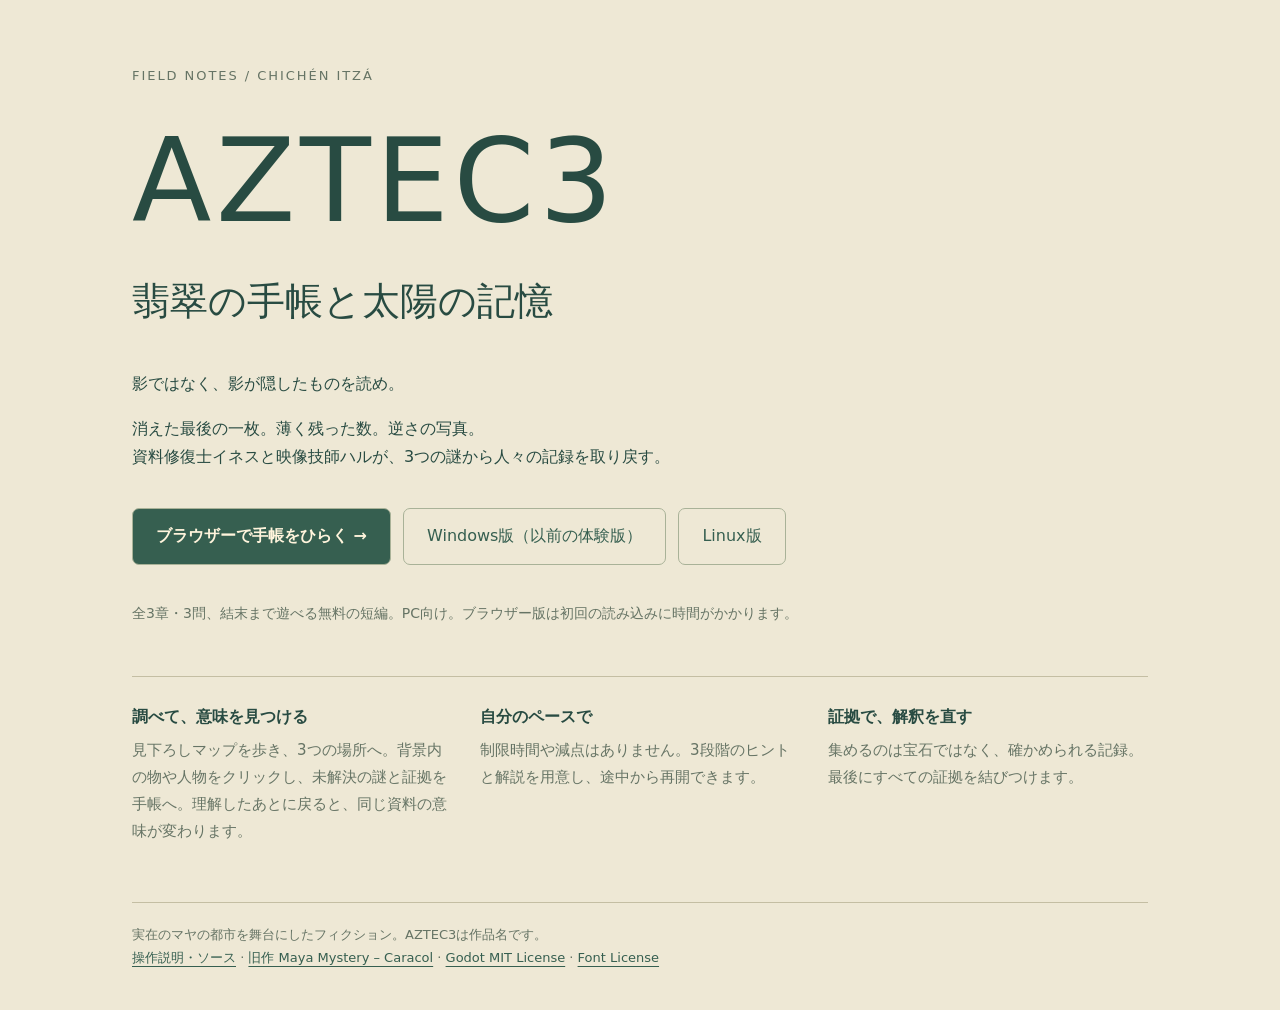
<file: index.html>
<!doctype html>
<html lang="ja">
<head>
<meta charset="utf-8"><meta name="viewport" content="width=device-width,initial-scale=1">
<title>AZTEC3 — 翡翠の手帳と太陽の記憶</title>
<meta name="description" content="3つの場所、3つの謎。チチェン・イッツァを舞台に、失われた一枚と人々の記録を読み解くパズルアドベンチャー。">
<style>
*{box-sizing:border-box}body{margin:0;background:#eee8d5;color:#284b42;font-family:system-ui,-apple-system,sans-serif;line-height:1.8}main{max-width:1080px;margin:0 auto;padding:64px 32px 40px}.eyebrow{letter-spacing:.15em;font-size:13px;color:#667465}h1{font-weight:500;font-size:clamp(60px,12vw,116px);line-height:1;margin:36px 0 28px;letter-spacing:.04em}h2{font-size:clamp(24px,4.5vw,38px);font-weight:500;margin:0 0 34px}p{max-width:670px}a{color:#365f50;text-underline-offset:4px}.actions{display:flex;flex-wrap:wrap;gap:12px;margin:36px 0}.actions a{display:inline-block;border:1px solid #a9b298;border-radius:7px;padding:13px 23px;text-decoration:none}.actions .play{background:#365f50;color:#fff4dc;font-weight:600}a:focus-visible{outline:3px solid #bb854d;outline-offset:5px}.details{display:grid;grid-template-columns:repeat(3,1fr);gap:28px;border-top:1px solid #c4bea3;padding-top:26px;margin-top:50px}.details p{margin-top:5px;font-size:15px;color:#667465}footer{margin-top:42px;padding-top:20px;border-top:1px solid #c4bea3;font-size:13px;color:#667465}.small{font-size:14px;color:#667465}@media(max-width:650px){main{padding:32px 22px}.details{grid-template-columns:1fr;gap:9px}.actions a{width:100%;text-align:center}}
</style></head>
<body><main>
<div class="eyebrow">FIELD NOTES / CHICHÉN ITZÁ</div>
<h1>AZTEC3</h1><h2>翡翠の手帳と太陽の記憶</h2>
<p>影ではなく、影が隠したものを読め。</p>
<p>消えた最後の一枚。薄く残った数。逆さの写真。<br>資料修復士イネスと映像技師ハルが、3つの謎から人々の記録を取り戻す。</p>
<div class="actions"><a class="play" href="web/">ブラウザーで手帳をひらく →</a><a href="downloads/AZTEC3-windows.zip">Windows版（以前の体験版）</a><a href="downloads/AZTEC3-linux.zip">Linux版</a></div>
<p class="small">全3章・3問、結末まで遊べる無料の短編。PC向け。ブラウザー版は初回の読み込みに時間がかかります。</p>
<div class="details"><div><strong>調べて、意味を見つける</strong><p>見下ろしマップを歩き、3つの場所へ。背景内の物や人物をクリックし、未解決の謎と証拠を手帳へ。理解したあとに戻ると、同じ資料の意味が変わります。</p></div><div><strong>自分のペースで</strong><p>制限時間や減点はありません。3段階のヒントと解説を用意し、途中から再開できます。</p></div><div><strong>証拠で、解釈を直す</strong><p>集めるのは宝石ではなく、確かめられる記録。最後にすべての証拠を結びつけます。</p></div></div>
<footer>実在のマヤの都市を舞台にしたフィクション。AZTEC3は作品名です。<br><a href="https://github.com/KG-NINJA/mayasensei">操作説明・ソース</a> · <a href="legacy.html">旧作 Maya Mystery – Caracol</a> · <a href="licenses/Godot-LICENSE.txt">Godot MIT License</a> · <a href="licenses/NotoSansJP-OFL.txt">Font License</a></footer>
</main></body></html>
</file>
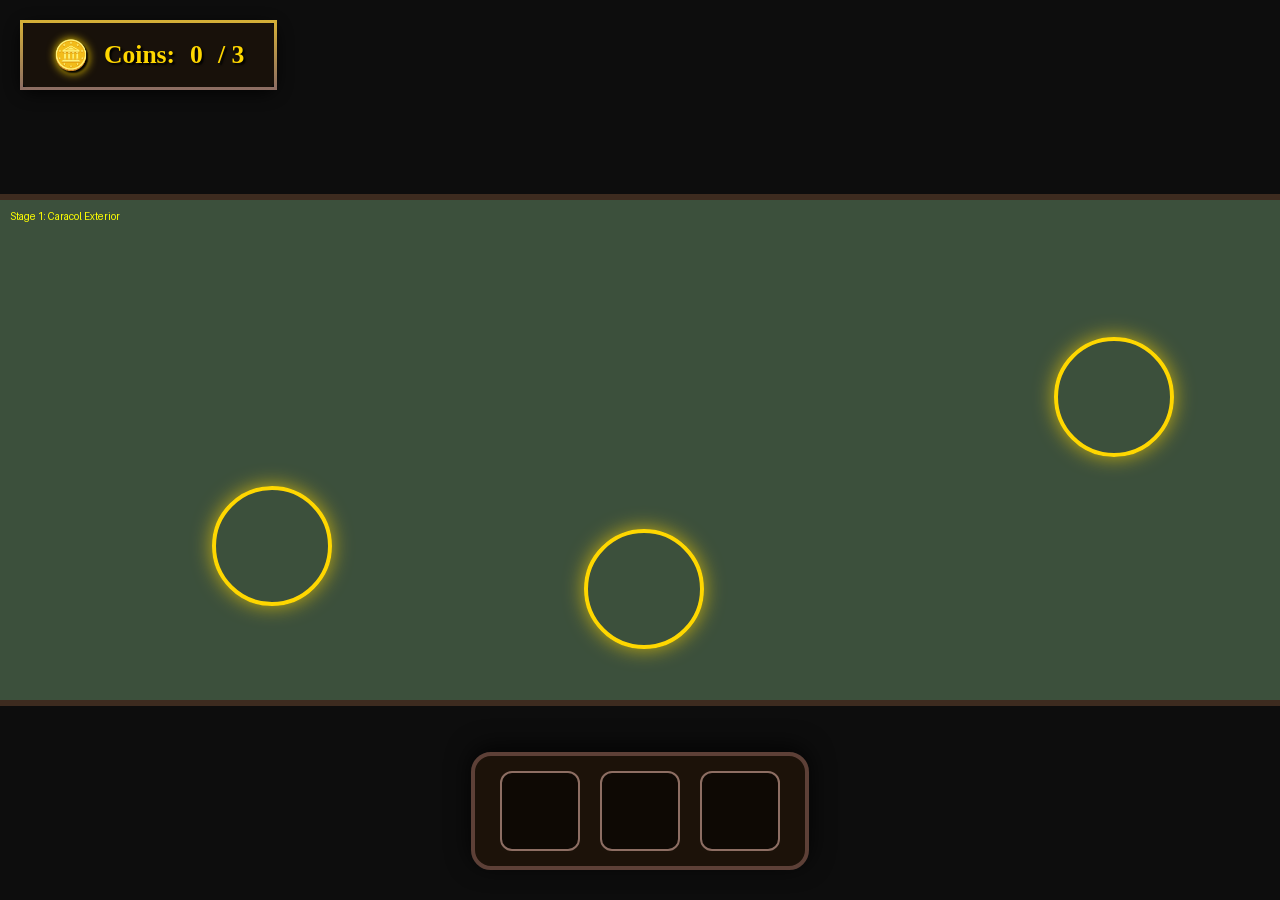
<file: legacy.html>
<!DOCTYPE html>
<html lang="ja">
<head>
    <meta charset="UTF-8">
    <meta name="viewport" content="width=device-width, initial-scale=1.0">
    <title>Maya Mystery - Caracol</title>
    <link rel="stylesheet" href="style.css">
</head>
<body>
    <div id="game-container">
        <!-- 横スクロール可能な背景エリア -->
        <div id="viewport">
            <div id="game-world">
                <!-- 背景画像はCSSで制御 -->

                <!-- クリックポイント 1: 左の建物 -->
                <div class="hotspot" id="hotspot-left" title="石造りの建物">
                    <div class="pulse-ring"></div>
                </div>

                <!-- クリックポイント 2: 中央の石柱 -->
                <div class="hotspot" id="hotspot-center" title="石柱">
                    <div class="pulse-ring"></div>
                </div>

                <!-- クリックポイント 3: 右上の入口 -->
                <div class="hotspot" id="hotspot-right" title="遺跡の入口">
                    <div class="pulse-ring"></div>
                </div>

                <!-- クリックポイント 4: 内部の聖遺物 (初期は非表示) -->
                <div class="hotspot hidden" id="hotspot-relic" title="聖遺物">
                    <div class="pulse-ring"></div>
                </div>
            </div>
        </div>

        <!-- UI オーバーレイ -->
        <div id="ui-layer">
            <div id="coin-display">
                <span class="coin-icon">🪙</span>
                Coins: <span id="current-coins">0</span> / 3
            </div>

            <div id="inventory-bar">
                <div class="slot" id="slot-0"></div>
                <div class="slot" id="slot-1"></div>
                <div class="slot" id="slot-2"></div>
            </div>

            <button id="enter-ruins-btn" class="hidden">遺跡内部へ進む</button>
        </div>

        <!-- モーダル / パズル UI -->
        <div id="modal-overlay" class="hidden">
            <div id="modal-container">
                <!-- メッセージモーダル -->
                <div id="modal-message" class="modal-content hidden">
                    <p id="message-text"></p>
                    <button class="close-modal-btn">閉じる</button>
                </div>

                <!-- パズルモーダル -->
                <div id="modal-puzzle" class="modal-content hidden">
                    <h2>マヤの試練</h2>
                    <p>記号を正しい順番に並べよ</p>
                    <div id="puzzle-board">
                        <div class="puzzle-slot" data-index="0"></div>
                        <div class="puzzle-slot" data-index="1"></div>
                        <div class="puzzle-slot" data-index="2"></div>
                        <div class="puzzle-slot" data-index="3"></div>
                    </div>
                    <div id="puzzle-pieces">
                        <div class="piece" id="piece-sun" data-type="太陽">☀️</div>
                        <div class="piece" id="piece-moon" data-type="月">🌙</div>
                        <div class="piece" id="piece-star" data-type="星">⭐</div>
                        <div class="piece" id="piece-snake" data-type="蛇">🐍</div>
                    </div>
                    <div class="puzzle-controls">
                        <button id="check-puzzle-btn">確認</button>
                        <button class="close-modal-btn">戻る</button>
                    </div>
                </div>
            </div>
        </div>
    </div>
    <script src="game.js"></script>
</body>
</html>
</file>
<file: style.css>
:root {
    --maya-gold: #ffd700;
    --maya-stone: #4a4a4a;
    --maya-dark: #1a1a1a;
    --maya-glow: rgba(255, 215, 0, 0.7);
    --game-width: 1536px;
    --game-height: 512px;
}

* {
    box-sizing: border-box;
}

body, html {
    margin: 0;
    padding: 0;
    width: 100%;
    height: 100%;
    overflow: hidden;
    background-color: #0d0d0d;
    font-family: 'Palatino Linotype', 'Book Antiqua', Palatino, serif;
    color: #e0d0b0;
}

#game-container {
    position: relative;
    width: 100vw;
    height: 100vh;
    display: flex;
    flex-direction: column;
    justify-content: center;
    align-items: center;
}

/* ビューポート（横スクロール可能） */
#viewport {
    width: 100%;
    max-width: 100%;
    height: var(--game-height);
    overflow-x: auto;
    overflow-y: hidden;
    scroll-behavior: smooth;
    position: relative;
    border-top: 6px solid #3d2b1f;
    border-bottom: 6px solid #3d2b1f;
    background: #000;
}

#viewport::-webkit-scrollbar {
    height: 12px;
}
#viewport::-webkit-scrollbar-track {
    background: #1a120b;
}
#viewport::-webkit-scrollbar-thumb {
    background: #5d4037;
    border: 2px solid #3d2b1f;
    border-radius: 6px;
}

#game-world {
    position: relative;
    height: var(--game-height);
    width: var(--game-width);
    overflow: hidden;
    background-image: url('assets/caracol_bg.png');
    background-size: 1536px 1024px;
    background-position: 0 0;
    background-repeat: no-repeat;
}

/* クリックポイント (Hotspots) */
.hotspot {
    position: absolute;
    width: 120px;
    height: 120px;
    cursor: pointer;
    z-index: 10;
    transform: translate(-50%, -50%);
}

.pulse-ring {
    position: absolute;
    width: 100%;
    height: 100%;
    border-radius: 50%;
    border: 4px solid var(--maya-gold);
    box-shadow: 0 0 20px var(--maya-glow);
    animation: pulse 2s infinite;
    pointer-events: none;
    transition: transform 0.3s ease;
}

.hotspot:hover .pulse-ring {
    transform: scale(1.2);
    box-shadow: 0 0 30px #fff;
    border-color: #fff;
}

@keyframes pulse {
    0% { transform: scale(0.7); opacity: 0.8; }
    50% { transform: scale(1.0); opacity: 0.2; }
    100% { transform: scale(0.7); opacity: 0.8; }
}

/* ホットスポットの正確な位置 */
#hotspot-left { left: 272px; top: 346px; }
#hotspot-center { left: 644px; top: 389px; }
#hotspot-right { left: 1114px; top: 197px; }
#hotspot-relic { left: 887px; top: 443px; } /* Center of the interior image */

/* UI Layer */
#ui-layer {
    position: absolute;
    top: 0;
    left: 0;
    width: 100%;
    height: 100%;
    pointer-events: none;
    z-index: 20;
}

#coin-display {
    position: fixed;
    top: 20px;
    left: 20px;
    background: rgba(26, 18, 11, 0.9);
    color: var(--maya-gold);
    padding: 15px 30px;
    border: 3px solid #8d6e63;
    border-radius: 15px;
    font-size: 1.6rem;
    font-weight: bold;
    pointer-events: auto;
    box-shadow: 0 4px 15px rgba(0,0,0,0.7);
    display: flex;
    align-items: center;
    gap: 15px;
    border-image: linear-gradient(to bottom, #d4af37, #8d6e63) 1;
    text-shadow: 2px 2px 2px #000;
}

.coin-icon {
    font-size: 1.8rem;
    filter: drop-shadow(0 0 5px var(--maya-gold));
}

#inventory-bar {
    position: fixed;
    bottom: 30px;
    left: 50%;
    transform: translateX(-50%);
    display: flex;
    gap: 20px;
    background: rgba(30, 20, 10, 0.95);
    padding: 15px 25px;
    border: 4px solid #5d4037;
    border-radius: 20px;
    pointer-events: auto;
    box-shadow: 0 -5px 25px rgba(0,0,0,0.8);
}

.slot {
    width: 80px;
    height: 80px;
    background: rgba(0, 0, 0, 0.5);
    border: 2px solid #8d6e63;
    border-radius: 12px;
    display: flex;
    align-items: center;
    justify-content: center;
    font-size: 45px;
    transition: all 0.3s cubic-bezier(0.175, 0.885, 0.32, 1.275);
}

.slot.filled {
    background: radial-gradient(circle, #5d4037, #1a120b);
    border-color: var(--maya-gold);
    box-shadow: inset 0 0 15px var(--maya-gold);
    transform: scale(1.05);
}

#enter-ruins-btn {
    position: fixed;
    bottom: 140px;
    left: 50%;
    transform: translateX(-50%);
    padding: 20px 50px;
    background: linear-gradient(135deg, #ffd700 0%, #b8860b 100%);
    color: #2e1a05;
    border: 4px solid #fff;
    border-radius: 15px;
    font-size: 2.2rem;
    font-weight: 900;
    cursor: pointer;
    box-shadow: 0 0 30px rgba(255, 215, 0, 0.8);
    pointer-events: auto;
    transition: all 0.3s;
    text-shadow: 1px 1px 2px rgba(255,255,255,0.8);
    z-index: 30;
    animation: entrance-glow 2s infinite alternate;
}

@keyframes entrance-glow {
    from { box-shadow: 0 0 20px rgba(255, 215, 0, 0.6); }
    to { box-shadow: 0 0 40px rgba(255, 215, 0, 1), 0 0 60px rgba(255, 215, 0, 0.4); }
}

#enter-ruins-btn:hover {
    transform: translateX(-50%) scale(1.1);
    filter: brightness(1.2);
}

.hidden {
    display: none !important;
}

/* モーダル */
#modal-overlay {
    position: fixed;
    top: 0;
    left: 0;
    width: 100%;
    height: 100%;
    background: rgba(0, 0, 0, 0.92);
    z-index: 100;
    display: flex;
    justify-content: center;
    align-items: center;
}

.modal-content {
    background: #1a120b;
    border: 6px solid #8d6e63;
    color: #f5f5dc;
    padding: 50px;
    max-width: 650px;
    width: 95%;
    text-align: center;
    border-radius: 25px;
    box-shadow: 0 0 60px rgba(212, 175, 55, 0.3);
    position: relative;
    background-image: linear-gradient(45deg, #1a120b 25%, #231912 25%, #231912 50%, #1a120b 50%, #1a120b 75%, #231912 75%, #231912 100%);
    background-size: 40px 40px;
}

.modal-content h2 {
    color: var(--maya-gold);
    margin-top: 0;
    font-size: 2.5rem;
    letter-spacing: 4px;
    text-shadow: 2px 2px 4px #000;
}

#message-text {
    font-size: 1.8rem;
    line-height: 1.8;
    margin: 30px 0;
    color: #ffd;
}

button.close-modal-btn, #check-puzzle-btn {
    margin-top: 30px;
    padding: 15px 45px;
    background: #3d2b1f;
    color: var(--maya-gold);
    border: 3px solid var(--maya-gold);
    cursor: pointer;
    border-radius: 10px;
    font-size: 1.4rem;
    font-weight: bold;
    transition: all 0.2s;
    text-transform: uppercase;
}

button.close-modal-btn:hover, #check-puzzle-btn:hover {
    background: var(--maya-gold);
    color: #1a120b;
    box-shadow: 0 0 15px var(--maya-gold);
}

/* パズル */
#puzzle-board {
    display: flex;
    justify-content: center;
    gap: 25px;
    margin: 40px 0;
}

.puzzle-slot {
    width: 90px;
    height: 90px;
    border: 4px dashed #8d6e63;
    border-radius: 15px;
    display: flex;
    align-items: center;
    justify-content: center;
    background: rgba(0,0,0,0.5);
    transition: border-color 0.3s;
}

.puzzle-slot.filled {
    border-style: solid;
    border-color: var(--maya-gold);
}

#puzzle-pieces {
    display: flex;
    justify-content: center;
    gap: 25px;
    margin-top: 40px;
}

.piece {
    width: 90px;
    height: 90px;
    background: #2e1a05;
    border: 3px solid var(--maya-gold);
    border-radius: 15px;
    font-size: 55px;
    display: flex;
    align-items: center;
    justify-content: center;
    cursor: grab;
    user-select: none;
    transition: all 0.2s;
    box-shadow: 0 6px 12px rgba(0,0,0,0.6);
}

.piece:hover {
    transform: translateY(-8px);
    border-color: #fff;
    box-shadow: 0 10px 20px rgba(0,0,0,0.8);
}
</file>
